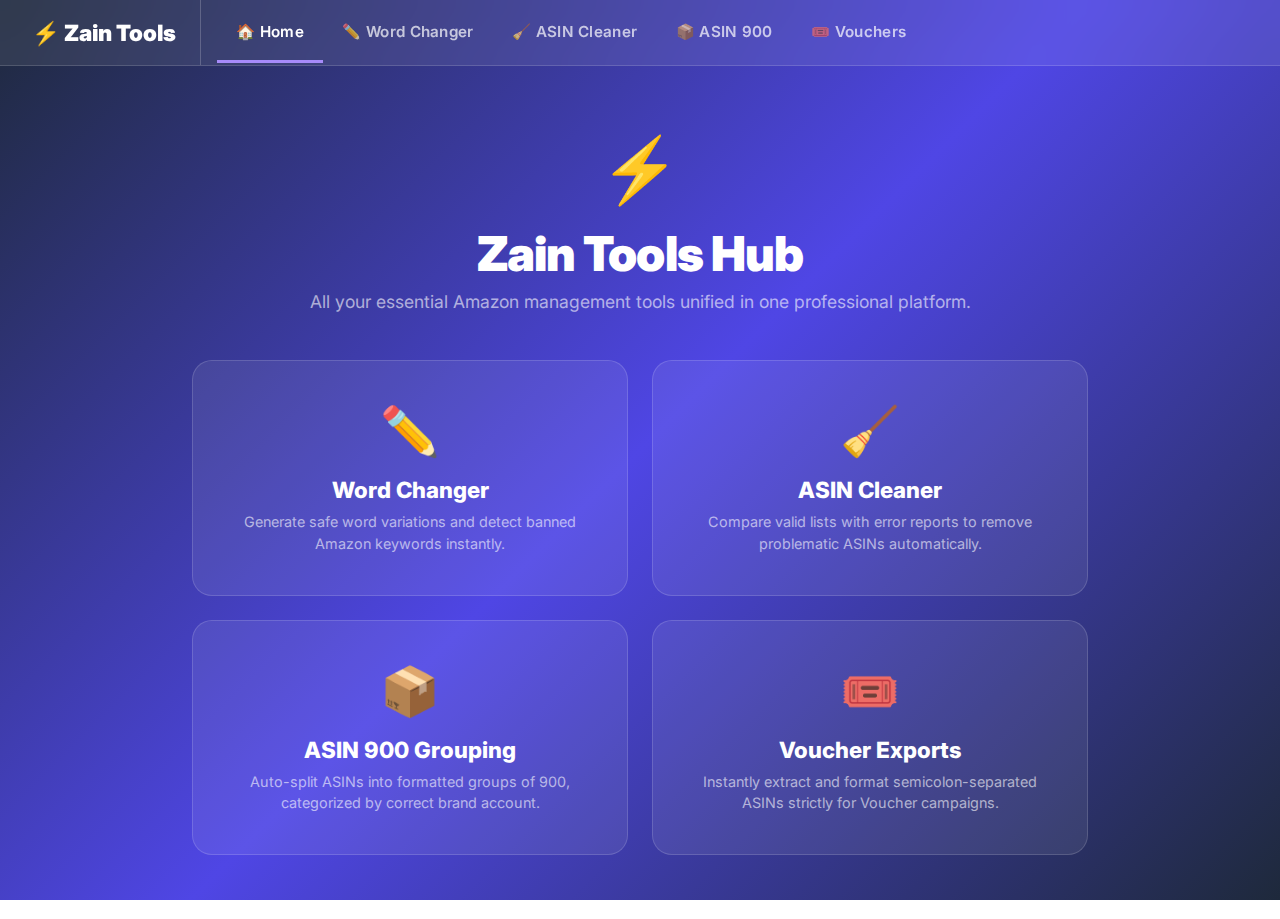
<file: index.html>
<!DOCTYPE html>
<html lang="en">
<head>
    <meta charset="UTF-8">
    <meta name="viewport" content="width=device-width, initial-scale=1.0">
    <title>Zain Tools Hub</title>
    <link href="https://fonts.googleapis.com/css2?family=Inter:wght@400;500;600;700;800;900&display=swap" rel="stylesheet">
    <link rel="stylesheet" href="css/style.css">
</head>
<body>

<!-- ===== NAVIGATION ===== -->
<nav class="nav">
    <a href="index.html" class="nav-brand">⚡ Zain Tools</a>
    <div class="nav-links">
        <a href="index.html"                    class="nav-btn">🏠 Home</a>
        <a href="tools/word-changer.html"       class="nav-btn">✏️ Word Changer</a>
        <a href="tools/asin-cleaner.html"       class="nav-btn">🧹 ASIN Cleaner</a>
        <a href="tools/asin-splitter.html"      class="nav-btn">📦 ASIN 900</a>
        <a href="tools/voucher-tool.html"       class="nav-btn">🎟️ Vouchers</a>
    </div>
</nav>

<!-- ===== HOME PAGE ===== -->
<div class="home-grid">
    <div style="font-size: 4rem; margin-bottom: 1rem;">⚡</div>
    <h1 class="home-title">Zain Tools Hub</h1>
    <p class="home-sub">All your essential Amazon management tools unified in one professional platform.</p>

    <div class="tools-grid">

        <a href="tools/word-changer.html" class="tool-card">
            <div class="icon">✏️</div>
            <h3>Word Changer</h3>
            <p>Generate safe word variations and detect banned Amazon keywords instantly.</p>
        </a>

        <a href="tools/asin-cleaner.html" class="tool-card">
            <div class="icon">🧹</div>
            <h3>ASIN Cleaner</h3>
            <p>Compare valid lists with error reports to remove problematic ASINs automatically.</p>
        </a>

        <a href="tools/asin-splitter.html" class="tool-card">
            <div class="icon">📦</div>
            <h3>ASIN 900 Grouping</h3>
            <p>Auto-split ASINs into formatted groups of 900, categorized by correct brand account.</p>
        </a>

        <a href="tools/voucher-tool.html" class="tool-card">
            <div class="icon">🎟️</div>
            <h3>Voucher Exports</h3>
            <p>Instantly extract and format semicolon-separated ASINs strictly for Voucher campaigns.</p>
        </a>

    </div>
</div>

<script src="js/main.js"></script>
</body>
</html>
</file>
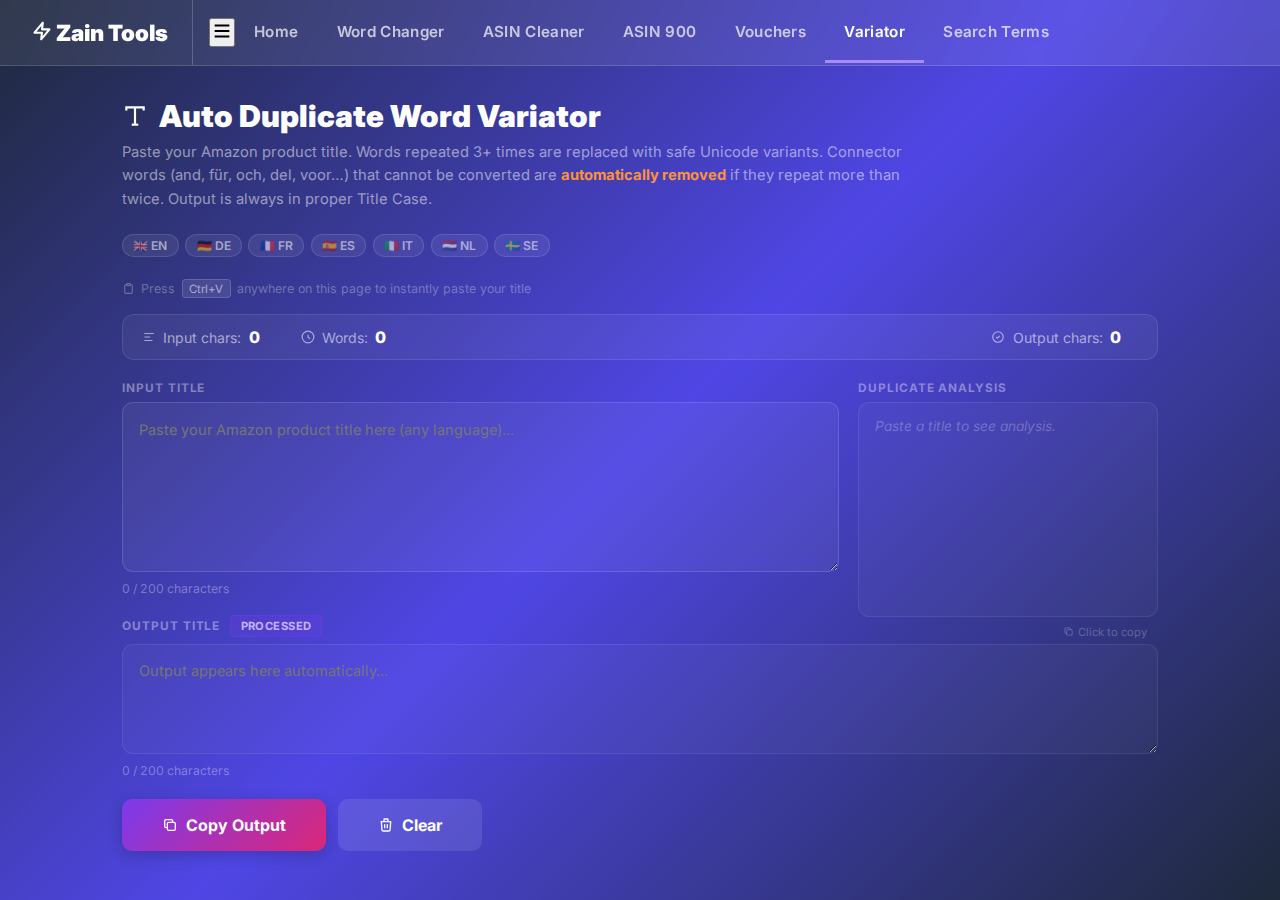
<file: tools/duplicate-variator.html>
<!DOCTYPE html>
<html lang="en">
<head>
    <meta charset="UTF-8">
    <meta name="viewport" content="width=device-width, initial-scale=1.0">
    <title>Duplicate Variator — Zain Tools Hub</title>
    <link href="https://fonts.googleapis.com/css2?family=Inter:wght@400;500;600;700;800;900&display=swap" rel="stylesheet">
    <link rel="stylesheet" href="../css/style.css">
    <style>
        .variator-page {
            padding: 2rem;
            max-width: 1100px;
            margin: 0 auto;
        }
        .variator-wrap > h2 {
            display: flex;
            align-items: center;
            gap: .7rem;
            font-size: 1.9rem;
            font-weight: 900;
            color: #fff;
            margin-bottom: .4rem;
        }
        .variator-sub {
            color: rgba(255,255,255,.5);
            font-size: .92rem;
            margin-bottom: 1.4rem;
            max-width: 820px;
            line-height: 1.6;
        }

        /* ── Language badges ── */
        .lang-badges {
            display: flex;
            gap: .4rem;
            flex-wrap: wrap;
            margin-bottom: 1.4rem;
        }
        .lang-badge {
            display: inline-flex;
            align-items: center;
            gap: .3rem;
            font-size: .76rem;
            font-weight: 600;
            padding: .18rem .65rem;
            border-radius: 99px;
            background: rgba(255,255,255,.07);
            border: 1px solid rgba(255,255,255,.12);
            color: rgba(255,255,255,.55);
        }

        /* ── Stats bar (chars + words only, no slider) ── */
        .stats-bar {
            display: flex;
            align-items: center;
            gap: 1.5rem;
            background: rgba(255,255,255,.05);
            border: 1px solid rgba(255,255,255,.1);
            border-radius: 12px;
            padding: .75rem 1.2rem;
            margin-bottom: 1.3rem;
            font-size: .88rem;
            color: rgba(255,255,255,.55);
        }
        .stat-chip { display: flex; align-items: center; gap: .45rem; }
        .stat-chip span { font-weight: 800; color: #fff; font-size: 1rem; min-width: 28px; }

        /* ── Two column grid ── */
        .var-grid {
            display: grid;
            grid-template-columns: 1fr 300px;
            gap: 1.2rem;
            margin-bottom: 1.2rem;
        }
        @media(max-width:780px) { .var-grid { grid-template-columns: 1fr; } }

        .section-label {
            display: block;
            font-size: .74rem;
            font-weight: 700;
            letter-spacing: .08em;
            text-transform: uppercase;
            color: rgba(255,255,255,.38);
            margin-bottom: .45rem;
        }

        .var-textarea {
            width: 100%;
            padding: .9rem 1rem;
            background: rgba(255,255,255,.05);
            border: 1px solid rgba(255,255,255,.13);
            border-radius: 11px;
            color: #fff;
            font-family: 'Inter', sans-serif;
            font-size: .91rem;
            line-height: 1.65;
            resize: vertical;
            outline: none;
            transition: border-color .2s, box-shadow .2s;
            box-sizing: border-box;
        }
        .var-textarea:focus { border-color: #a78bfa; }

        /* Output box — clickable to copy */
        .output-wrap { position: relative; cursor: pointer; }
        .output-wrap .var-textarea {
            background: rgba(255,255,255,.03);
            border-color: rgba(255,255,255,.08);
            cursor: pointer;
            transition: border-color .2s, background .2s;
        }
        .output-wrap:hover .var-textarea {
            border-color: rgba(167,139,250,.4);
            background: rgba(124,58,237,.06);
        }
        .output-wrap .click-hint {
            position: absolute;
            top: .6rem;
            right: .7rem;
            font-size: .7rem;
            color: rgba(255,255,255,.25);
            pointer-events: none;
            display: flex;
            align-items: center;
            gap: .25rem;
        }
        .output-wrap.copied .var-textarea {
            border-color: #34d399;
            background: rgba(52,211,153,.06);
        }

        .char-row {
            display: flex;
            justify-content: space-between;
            margin-top: .3rem;
            font-size: .77rem;
            color: rgba(255,255,255,.32);
        }
        .char-row.over { color: #f87171 !important; font-weight: 700; }

        /* ── Analysis box ── */
        .dup-box {
            background: rgba(255,255,255,.03);
            border: 1px solid rgba(255,255,255,.08);
            border-radius: 11px;
            padding: .9rem 1rem;
            min-height: 100%;
            font-size: .86rem;
            box-sizing: border-box;
        }
        .dup-empty { color: rgba(255,255,255,.25); margin: 0; font-style: italic; }
        .no-dup { color: #34d399; font-weight: 600; margin: 0; }
        .dup-box ul {
            list-style: none; margin: 0; padding: 0;
            display: flex; flex-direction: column; gap: .45rem;
        }
        .dup-box li {
            display: flex; align-items: center; gap: .5rem;
            color: rgba(255,255,255,.7); font-size: .84rem;
        }
        .dup-tag {
            display: inline-block;
            padding: .18rem .65rem;
            border-radius: 5px;
            font-weight: 700;
            font-size: .8rem;
        }
        .dup-action {
            margin-left: auto;
            font-size: .72rem;
            font-weight: 600;
            padding: .1rem .45rem;
            border-radius: 4px;
        }
        .dup-action.varied { color: #a78bfa; background: rgba(167,139,250,.12); }
        .dup-action.deleted { color: #fb923c; background: rgba(251,146,60,.12); }
        .dup-action.kept { color: #6b7280; background: rgba(107,114,128,.12); }

        /* ── Output label row ── */
        .out-label-row {
            display: flex; align-items: center; gap: .6rem; margin-bottom: .45rem;
        }
        .out-badge {
            font-size: .7rem; font-weight: 700; padding: .18rem .6rem;
            border-radius: 4px; letter-spacing: .04em;
            background: rgba(124,58,237,.22); color: #c4b5fd;
            border: 1px solid rgba(124,58,237,.35);
        }

        /* ── Actions ── */
        .var-actions {
            display: flex; gap: .75rem; flex-wrap: wrap; margin-top: 1.3rem;
        }

        /* ── Paste hint ── */
        .paste-hint {
            display: inline-flex; align-items: center; gap: .4rem;
            font-size: .78rem; color: rgba(255,255,255,.3);
            margin-bottom: 1rem;
        }
        .paste-hint kbd {
            background: rgba(255,255,255,.1);
            border: 1px solid rgba(255,255,255,.15);
            border-radius: 4px;
            padding: .1rem .4rem;
            font-family: 'Inter', sans-serif;
            font-size: .72rem;
            color: rgba(255,255,255,.55);
        }
    </style>
</head>
<body>

<!-- ===== NAVIGATION ===== -->
<nav class="nav">
    <a href="../index.html" class="nav-brand">
        <svg viewBox="0 0 24 24" fill="none" stroke="currentColor" stroke-width="2.5"
             stroke-linecap="round" stroke-linejoin="round" style="width:20px;height:20px;">
            <polygon points="13 2 3 14 12 14 11 22 21 10 12 10 13 2"/>
        </svg>
        Zain Tools
    </a>
    <button class="nav-toggle" onclick="document.querySelector('.nav-links').classList.toggle('open')">
        <svg width="22" height="22" fill="none" stroke="currentColor" stroke-width="2" viewBox="0 0 24 24">
            <path d="M4 6h16M4 12h16M4 18h16"/>
        </svg>
    </button>
    <div class="nav-links">
        <a href="../index.html"           class="nav-btn">Home</a>
        <a href="word-changer.html"       class="nav-btn">Word Changer</a>
        <a href="asin-cleaner.html"       class="nav-btn">ASIN Cleaner</a>
        <a href="asin-splitter.html"      class="nav-btn">ASIN 900</a>
        <a href="voucher-tool.html"       class="nav-btn">Vouchers</a>
        <a href="duplicate-variator.html" class="nav-btn">Variator</a>
        <a href="search-optimizer.html"   class="nav-btn">Search Terms</a>
    </div>
</nav>

<!-- ===== PAGE ===== -->
<div class="variator-page">
<div class="variator-wrap">

    <h2>
        <svg width="26" height="26" fill="none" stroke="currentColor" stroke-width="2" viewBox="0 0 24 24">
            <path d="M4 7V4h16v3"/><path d="M9 20h6"/><path d="M12 4v16"/>
        </svg>
        Auto Duplicate Word Variator
    </h2>
    <p class="variator-sub">
        Paste your Amazon product title. Words repeated 3+ times are replaced with safe Unicode variants.
        Connector words (and, für, och, del, voor…) that cannot be converted are
        <strong style="color:#fb923c;">automatically removed</strong> if they repeat more than twice.
        Output is always in proper Title&nbsp;Case.
    </p>

    <!-- Language badges -->
    <div class="lang-badges">
        <span class="lang-badge">🇬🇧 EN</span>
        <span class="lang-badge">🇩🇪 DE</span>
        <span class="lang-badge">🇫🇷 FR</span>
        <span class="lang-badge">🇪🇸 ES</span>
        <span class="lang-badge">🇮🇹 IT</span>
        <span class="lang-badge">🇳🇱 NL</span>
        <span class="lang-badge">🇸🇪 SE</span>
    </div>

    <!-- Paste hint -->
    <div class="paste-hint">
        <svg width="13" height="13" fill="none" stroke="currentColor" stroke-width="2" viewBox="0 0 24 24">
            <path d="M9 5H7a2 2 0 00-2 2v12a2 2 0 002 2h10a2 2 0 002-2V7a2 2 0 00-2-2h-2"/>
            <rect x="9" y="3" width="6" height="4" rx="1"/>
        </svg>
        Press <kbd>Ctrl+V</kbd> anywhere on this page to instantly paste your title
    </div>

    <!-- Stats bar (no slider) -->
    <div class="stats-bar">
        <div class="stat-chip">
            <svg width="14" height="14" fill="none" stroke="currentColor" stroke-width="2" viewBox="0 0 24 24">
                <path d="M4 6h16M4 12h10M4 18h14"/>
            </svg>
            Input chars: <span id="inputCharCount">0</span>
        </div>
        <div class="stat-chip">
            <svg width="14" height="14" fill="none" stroke="currentColor" stroke-width="2" viewBox="0 0 24 24">
                <circle cx="12" cy="12" r="10"/><path d="M12 8v4l3 3"/>
            </svg>
            Words: <span id="inputWordCount">0</span>
        </div>
        <div class="stat-chip" style="margin-left:auto;">
            <svg width="14" height="14" fill="none" stroke="currentColor" stroke-width="2" viewBox="0 0 24 24">
                <path d="M9 12l2 2 4-4m6 2a9 9 0 11-18 0 9 9 0 0118 0z"/>
            </svg>
            Output chars: <span id="outputCharCount">0</span>
        </div>
    </div>

    <!-- Input + Analysis grid -->
    <div class="var-grid">
        <div>
            <label class="section-label">Input Title</label>
            <textarea id="varInput" class="var-textarea"
                placeholder="Paste your Amazon product title here (any language)..."
                style="min-height:170px;"></textarea>
            <div class="char-row" id="inputCharRow">
                <span id="inputCharLabel">0 / 200 characters</span>
                <span id="inputOverWarn" style="display:none;color:#f87171;font-weight:700;">⚠ Over 200</span>
            </div>
        </div>
        <div style="display:flex;flex-direction:column;">
            <label class="section-label">Duplicate Analysis</label>
            <div id="dupInfo" class="dup-box" style="flex:1;">
                <p class="dup-empty">Paste a title to see analysis.</p>
            </div>
        </div>
    </div>

    <!-- Output -->
    <div class="output-wrap" id="outputWrap">
        <div class="out-label-row">
            <label class="section-label" style="margin:0;">Output Title</label>
            <span class="out-badge">PROCESSED</span>
        </div>
        <div class="click-hint">
            <svg width="11" height="11" fill="none" stroke="currentColor" stroke-width="2" viewBox="0 0 24 24">
                <path d="M8 16H6a2 2 0 01-2-2V6a2 2 0 012-2h8a2 2 0 012 2v2m-6 12h8a2 2 0 002-2v-8a2 2 0 00-2-2h-8a2 2 0 00-2 2v8a2 2 0 002 2z"/>
            </svg>
            Click to copy
        </div>
        <textarea id="varOutput" class="var-textarea"
            style="min-height:110px;" readonly
            placeholder="Output appears here automatically..."></textarea>
        <div class="char-row">
            <span id="outputCharLabel">0 / 200 characters</span>
        </div>
    </div>

    <!-- Actions -->
    <div class="var-actions">
        <button class="btn-primary" id="varCopyBtn">
            <svg width="16" height="16" fill="none" stroke="currentColor" stroke-width="2" viewBox="0 0 24 24">
                <path d="M8 16H6a2 2 0 01-2-2V6a2 2 0 012-2h8a2 2 0 012 2v2m-6 12h8a2 2 0 002-2v-8a2 2 0 00-2-2h-8a2 2 0 00-2 2v8a2 2 0 002 2z"/>
            </svg>
            Copy Output
        </button>
        <button class="btn-secondary" id="varClearBtn">
            <svg width="16" height="16" fill="none" stroke="currentColor" stroke-width="2" viewBox="0 0 24 24">
                <path d="M19 7l-.867 12.142A2 2 0 0116.138 21H7.862a2 2 0 01-1.995-1.858L5 7m5 4v6m4-6v6m1-10V4a1 1 0 00-1-1h-4a1 1 0 00-1 1v3M4 7h16"/>
            </svg>
            Clear
        </button>
    </div>

</div>
</div>

<script src="../js/main.js"></script>
<script>
/* ================================================================
   AUTO DUPLICATE WORD VARIATOR — v3
   Changes:
   - Slider removed (always 3rd occurrence threshold)
   - Layout: right-side extra panel removed
   - DELETE logic for unconvertible stop-words (3rd+ occurrence removed)
   - Ctrl+V anywhere = auto paste into input
   - Click output box = copy
   ================================================================ */

// ─────────────────────────────────────────────────────────────────
// SAFE UNICODE MAP
// Only confirmed safe on Amazon EU (UK/DE/NL/IT/ES/SE) — no "?" risk
// ─────────────────────────────────────────────────────────────────
const SAFE_MAP = {
    'a': ['à','â','ā'],
    'c': ['ç','ć'],
    'e': ['è','ê','ë','ē'],
    'i': ['ì','î','ï','ī'],
    'l': ['ĺ','ļ'],
    'n': ['ñ','ń'],
    'o': ['ò','ô','ö','ō','ø'],
    'r': ['ŕ'],
    's': ['ś','š','ş'],
    't': ['ţ','ť'],
    'u': ['ù','û','ü','ū'],
    'y': ['ÿ','ý'],
    'z': ['ź','ž','ż'],
};

// ─────────────────────────────────────────────────────────────────
// DELETE-WORDS (words that CANNOT be Unicode-varied)
// These are common connectors/articles in each language.
// Rule: first 2 occurrences kept as-is, 3rd+ occurrence DELETED
// (along with the surrounding whitespace to keep spacing clean).
// ─────────────────────────────────────────────────────────────────
const DELETE_WORDS = new Set([
    // English
    'and','for','the','or','a','an','of','in','on','at','to','by',
    'with','from','as','is','it','be','its','nor','so','yet','up',
    // German
    'und','der','die','das','dem','den','des','ein','eine','oder',
    'mit','von','fur','zu','im','am','aus','auf','bei','nach',
    'zum','zur','vom','ins','ans','als','wie','aber',
    // French
    'les','pour','des','une','avec','dans','sur','par','que', 'les',
    'qui','est','son','ses','aux','au','du','ou','ne','ce',
    // Spanish
    'del','los','las','una','per','con','por','para','que',
    'una','unos','sus','sin','mas','ya','ni','al','se','su','y',
    // Italian
    'di','del','dei','degli','delle','della','con','tra','fra',
    'una','per','che','gli','non','col','ai','agli','alle',
    // Dutch
    'voor','van','het','een','met','van','aan','bij','tot',
    'uit','door','als','om','ze','via','over',
    // Swedish
    'for','och','att','som','men','det','den','ett','har',
    'till','eller','om','av','vid','sin','sig','pa','med',
]);

// ─────────────────────────────────────────────────────────────────
// NEVER-TOUCH WORDS
// These words are ALWAYS kept exactly as typed — no variation,
// no deletion — no matter how many times they repeat.
// These are short grammatical connectors that:
//   (a) cannot be safely Unicode-varied (Amazon would show "?")
//   (b) are meaningful enough that deleting them breaks grammar
// Plain ASCII keys (after toPlainASCII) — covers accented originals too.
// ─────────────────────────────────────────────────────────────────
const NEVER_TOUCH = new Set([
    // Spanish / French / Italian / Portuguese
    // Only words that should NEVER be varied AND never deleted
    'de','la','le','el','en','y',
    // Italian specifics
    'di','da','il','lo','gli',
    // French specifics
    'du','au','aux','et','ou',
    // Dutch
    'of','op','te',
    // German short ones (accented stripped)
    'in','an','am','im','zu','von',
    // Swedish / Norwegian
    'i','og',
    // Universal short ones that look wrong varied
    'e','a','o',
]);

// ─────────────────────────────────────────────────────────────────
// TITLE CASE — minor words stay lowercase
// ─────────────────────────────────────────────────────────────────
const TITLE_MINOR = new Set([
    // English
    'a','an','the','and','but','or','for','nor','so','yet',
    'at','by','in','of','on','to','up','as','via',
    // Spanish
    'de','del','al','el','la','los','las','un','una','unos','unas',
    'o','en','con','por','para','que','se','su','sus','lo',
    'ni','sin','ante','bajo','tras','entre','hacia','desde','sobre',
    // Italian
    'di','da','il','lo','gli','le','un','una','del','della','dei',
    'degli','delle','e','ed','o','ma','che','si','ci','col','al',
    'ai','agli','alle','fra','tra','con','su','per',
    // French
    'du','des','au','aux','et','ou','ne','ni','car','par','sur',
    'dans','avec','sous','vers','chez',
    // German
    'der','die','das','dem','den','ein','eine','eines','einer',
    'und','oder','aber','doch','im','am','zum','zur','vom',
    'beim','ins','ans','ums','wie','als',
    'fur',  // für → toPlainASCII → fur
    // Dutch
    'het','een','van','voor','met','op','te','aan','bij','tot',
    'uit','door','als','om','ze','via','per',
    // Swedish
    'den','det','ett','av','för','med','på','till','och','eller',
    'att','är','om','hos','vid','kring',
    'for','pa','ar', // ASCII versions of för, på, är after toPlainASCII
]);

const ALLCAPS_WORDS = new Set([
    'abs','ean','usb','led','diy','uv','hd','4k','2k','xl','xxl',
    'lp','cd','dvd','pc','dna','iq',
]);

// ─────────────────────────────────────────────────────────────────
// HELPERS
// ─────────────────────────────────────────────────────────────────
function toPlainASCII(str) {
    return str.normalize('NFD')
        .replace(/[\u0300-\u036f]/g, '')
        .toLowerCase()
        .replace(/[^a-z0-9]/g, '');
}

function normalizeKey(w) {
    return w.normalize('NFC').toLowerCase().replace(/[^\p{L}\p{N}]+/gu, '');
}

// Tokenize preserving whitespace as separate tokens
function tokenize(text) {
    return text.match(/\S+|\s+/g) || [text];
}

// Count word frequencies
function countWords(tokens) {
    const counts = {};
    const originals = {};
    for (const tok of tokens) {
        if (!/\p{L}/u.test(tok)) continue;
        const key = normalizeKey(tok);
        if (!key) continue;
        counts[key] = (counts[key] || 0) + 1;
        if (!originals[key]) originals[key] = tok;
    }
    return { counts, originals };
}

// Check if a word has any character that can be Unicode-varied
function canBeVaried(word) {
    const lower = word.toLowerCase();
    for (const ch of lower) {
        if (SAFE_MAP[ch]) return true;
    }
    return false;
}

// Apply one Unicode replacement to a token
function applyVariation(token) {
    const lower = token.toLowerCase();
    const chars = [...lower];
    const candidates = [];
    for (let i = 0; i < chars.length; i++) {
        if (SAFE_MAP[chars[i]]) candidates.push(i);
    }
    if (candidates.length === 0) return token;

    const idx = candidates[Math.floor(Math.random() * candidates.length)];
    const opts = SAFE_MAP[chars[idx]];
    const repl = opts[Math.floor(Math.random() * opts.length)];

    const origChar = token[idx];
    const isUpper = origChar === origChar.toUpperCase() && origChar !== origChar.toLowerCase();
    chars[idx] = isUpper ? repl.toUpperCase() : repl;

    let result = '';
    for (let i = 0; i < chars.length; i++) {
        result += (i === idx) ? chars[i] : (token[i] ?? chars[i]);
    }
    return result;
}

// Title case conversion
// Rules:
//  - If original token was ALL CAPS (e.g. WATERPROOF) → keep ALL CAPS
//  - Minor words in middle of title → lowercase
//  - First word or word after separator → capitalize first letter
//  - Hyphenated → each part capitalize
function toTitleCase(str) {
    const tokens = str.match(/[|\-–—:,]|[\s]+|[^\s|\-–—:,]+/g) || [];
    let capNext = true;
    return tokens.map(tok => {
        if (/^\s+$/.test(tok)) return tok;
        if (/^[|\-–—:,]$/.test(tok)) { capNext = true; return tok; }

        const lower = tok.toLowerCase();
        const plain = toPlainASCII(lower);

        // Hardcoded ALL-CAPS acronyms always uppercase
        if (ALLCAPS_WORDS.has(plain)) { capNext = false; return tok.toUpperCase(); }

        // If the ORIGINAL token was written in ALL CAPS by the user → preserve it
        // (check: every letter in token is uppercase and token has at least 2 letters)
        const letters = tok.replace(/[^a-zA-ZÀ-žÀ-ÿ]/g, '');
        if (letters.length >= 2 && letters === letters.toUpperCase()) {
            capNext = false;
            return tok; // e.g. WATERPROOF, LIQUID, FAUX → stays as-is
        }

        // Minor word in MIDDLE of title → always lowercase (für stays für, not Für)
        if (!capNext && TITLE_MINOR.has(plain)) { capNext = false; return lower; }

        // Hyphenated word → capitalize each part
        if (tok.includes('-')) {
            const r = tok.split('-').map(p => {
                if (!p) return p;
                const pl = p.toLowerCase();
                return pl.charAt(0).toUpperCase() + pl.slice(1);
            }).join('-');
            capNext = false; return r;
        }

        // Normal word → capitalize first letter only
        capNext = false;
        return lower.charAt(0).toUpperCase() + lower.slice(1);
    }).join('');
}

// ─────────────────────────────────────────────────────────────────
// MAIN TRANSFORM
// Threshold is fixed at 3 (3rd+ occurrence gets treated)
// DELETE_WORDS: 3rd+ occurrence → token + its preceding space deleted
// Other words: 3rd+ occurrence → Unicode varied
// ─────────────────────────────────────────────────────────────────
const THRESHOLD = 3;

function transformTokens(tokens, counts) {
    const seen = {};
    // We'll build output as array of {value, delete} objects first
    // then clean up spaces around deleted tokens
    const out = [];

    for (let i = 0; i < tokens.length; i++) {
        const raw = tokens[i];

        // Whitespace token — add as-is for now, may be removed later
        if (!/\p{L}/u.test(raw)) {
            out.push({ value: raw, isSpace: true, deleted: false });
            continue;
        }

        const key   = normalizeKey(raw);
        if (!key) { out.push({ value: raw, isSpace: false, deleted: false }); continue; }

        const plain = toPlainASCII(key);
        seen[key] = (seen[key] || 0) + 1;
        const nth = seen[key];

        // NEVER-TOUCH words → always keep exactly as typed, forever
        if (NEVER_TOUCH.has(plain)) {
            out.push({ value: raw, isSpace: false, deleted: false });
            continue;
        }

        // First two occurrences of any word → always keep unchanged
        if (nth < THRESHOLD) {
            out.push({ value: raw, isSpace: false, deleted: false });
            continue;
        }

        // 3rd+ occurrence:
        if (DELETE_WORDS.has(plain)) {
            // DELETE this word (mark it, we'll also remove the adjacent space)
            out.push({ value: raw, isSpace: false, deleted: true });
        } else {
            // Try to Unicode-vary it
            const varied = applyVariation(raw);
            out.push({ value: varied, isSpace: false, deleted: false });
        }
    }

    // Clean up: for each deleted word token, also remove the space immediately before it
    // (to prevent double spaces in output)
    const cleaned = [];
    for (let i = 0; i < out.length; i++) {
        if (out[i].deleted) {
            // Remove preceding whitespace token if present
            if (cleaned.length > 0 && cleaned[cleaned.length - 1].isSpace) {
                cleaned.pop();
            }
            // Skip this deleted word
            continue;
        }
        cleaned.push(out[i]);
    }

    return cleaned.map(t => t.value);
}

// ─────────────────────────────────────────────────────────────────
// ANALYSIS PANEL
// Shows words that appear 3+ times, with their action label
// ─────────────────────────────────────────────────────────────────
const TAG_COLORS = [
    '#7c3aed','#2563eb','#059669','#dc2626','#d97706',
    '#0891b2','#db2777','#4f46e5','#16a34a','#b45309'
];

function renderDupInfo(counts) {
    const dups = Object.entries(counts)
        .filter(([, c]) => c >= THRESHOLD)
        .sort((a, b) => b[1] - a[1]);

    if (dups.length === 0) {
        dupInfo.innerHTML = '<p class="no-dup">✓ No duplicates found at 3+ threshold.</p>';
        return;
    }

    let html = '<ul>';
    dups.forEach(([key, count], i) => {
        const color = TAG_COLORS[i % TAG_COLORS.length];
        const plain = toPlainASCII(key);
        const isNeverTouch = NEVER_TOUCH.has(plain);
        const isDelete = !isNeverTouch && DELETE_WORDS.has(plain);
        const actionLabel = isNeverTouch ? 'keep as-is' : isDelete ? 'delete 3rd+' : 'vary 3rd+';
        const actionClass = isNeverTouch ? 'kept' : isDelete ? 'deleted' : 'varied';
        html += `<li>
            <span class="dup-tag" style="background:${color}20;color:${color};border:1px solid ${color}35;">
                ${key}
            </span>
            <span style="color:rgba(255,255,255,.4);font-size:.8rem;">×${count}</span>
            <span class="dup-action ${actionClass}">${actionLabel}</span>
        </li>`;
    });
    html += '</ul>';
    dupInfo.innerHTML = html;
}

// ─────────────────────────────────────────────────────────────────
// DOM REFS & COUNTS
// ─────────────────────────────────────────────────────────────────
const varInput  = document.getElementById('varInput');
const varOutput = document.getElementById('varOutput');
const dupInfo   = document.getElementById('dupInfo');

function updateCounts() {
    const inp    = varInput.value;
    const out    = varOutput.value;
    const inLen  = inp.length;
    const outLen = out.length;
    const words  = inp.trim() ? inp.trim().split(/\s+/).length : 0;

    document.getElementById('inputCharCount').textContent  = inLen;
    document.getElementById('inputWordCount').textContent  = words;
    document.getElementById('outputCharCount').textContent = outLen;

    const inLabel = document.getElementById('inputCharLabel');
    inLabel.textContent = `${inLen} / 200 characters`;
    inLabel.parentElement.className = 'char-row' + (inLen > 200 ? ' over' : '');
    document.getElementById('inputOverWarn').style.display = inLen > 200 ? 'inline' : 'none';

    const outLabel = document.getElementById('outputCharLabel');
    outLabel.textContent = `${outLen} / 200 characters`;
    outLabel.parentElement.className = 'char-row' + (outLen > 200 ? ' over' : '');
}

// ─────────────────────────────────────────────────────────────────
// MAIN PROCESS
// ─────────────────────────────────────────────────────────────────
function processVariator() {
    const text = varInput.value;

    if (!text.trim()) {
        varOutput.value = '';
        dupInfo.innerHTML = '<p class="dup-empty">Paste a title to see analysis.</p>';
        updateCounts();
        return;
    }

    const tokens = tokenize(text);
    const { counts } = countWords(tokens);

    renderDupInfo(counts);

    const transformed = transformTokens(tokens, counts);
    varOutput.value = toTitleCase(transformed.join(''));

    updateCounts();
}

// ─────────────────────────────────────────────────────────────────
// COPY HELPER
// ─────────────────────────────────────────────────────────────────
function copyOutput() {
    const out = varOutput.value;
    if (!out.trim()) { showToast('Nothing to copy', true); return; }
    const wrap = document.getElementById('outputWrap');
    navigator.clipboard.writeText(out)
        .then(() => {
            showToast('✓ Output copied!');
            wrap.classList.add('copied');
            setTimeout(() => wrap.classList.remove('copied'), 1200);
        })
        .catch(() => {
            const t = document.createElement('textarea');
            t.value = out; document.body.appendChild(t);
            t.select(); document.execCommand('copy');
            document.body.removeChild(t);
            showToast('✓ Output copied!');
            wrap.classList.add('copied');
            setTimeout(() => wrap.classList.remove('copied'), 1200);
        });
}

// ─────────────────────────────────────────────────────────────────
// EVENTS
// ─────────────────────────────────────────────────────────────────

// Live typing — debounced
let typingDelay;
varInput.addEventListener('input', () => {
    clearTimeout(typingDelay);
    typingDelay = setTimeout(processVariator, 80);
});

// Ctrl+V ANYWHERE on page → REPLACE input content (never append)
document.addEventListener('paste', (e) => {
    const text = (e.clipboardData || window.clipboardData).getData('text');
    if (!text || !text.trim()) return;
    // Always intercept paste — whether focused on input or anywhere else
    // This ensures re-paste always replaces, not appends
    e.preventDefault();
    varInput.value = text.trim();
    varInput.focus();
    processVariator();
    showToast('✓ Title pasted!');
});

// Click on output box → copy
document.getElementById('outputWrap').addEventListener('click', copyOutput);

// Copy button
document.getElementById('varCopyBtn').addEventListener('click', (e) => {
    e.stopPropagation(); // prevent double-fire if button is inside outputWrap
    copyOutput();
});

// Clear button
document.getElementById('varClearBtn').addEventListener('click', () => {
    varInput.value = '';
    varOutput.value = '';
    dupInfo.innerHTML = '<p class="dup-empty">Paste a title to see analysis.</p>';
    document.getElementById('outputWrap').classList.remove('copied');
    updateCounts();
    showToast('Cleared!');
});

// Init
updateCounts();
</script>
</body>
</html>
</file>
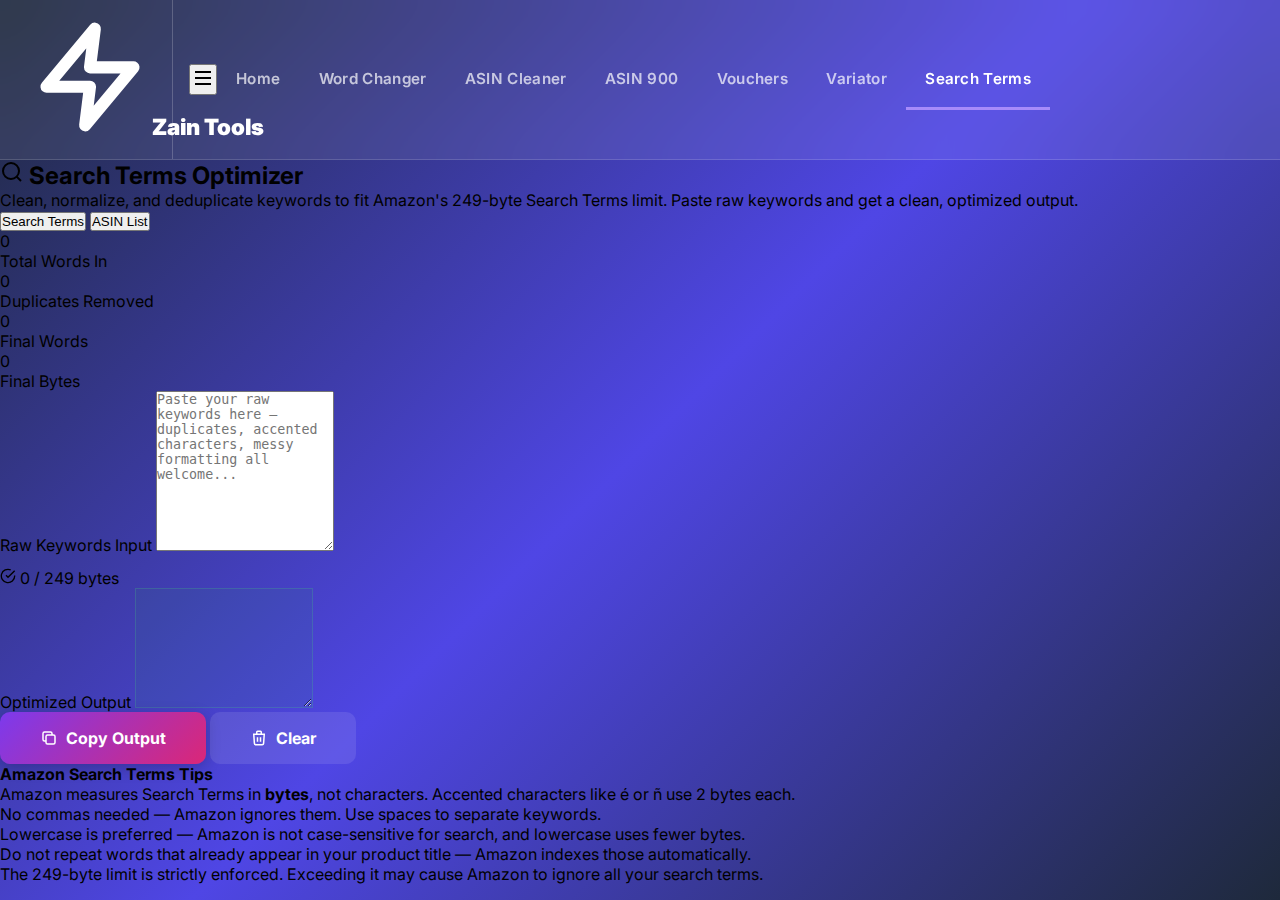
<file: tools/search-optimizer.html>
<!DOCTYPE html>
<html lang="en">
<head>
    <meta charset="UTF-8">
    <meta name="viewport" content="width=device-width, initial-scale=1.0">
    <title>Search Terms Optimizer — Zain Tools Hub</title>
    <link href="https://fonts.googleapis.com/css2?family=Inter:wght@400;500;600;700;800;900&display=swap" rel="stylesheet">
    <link rel="stylesheet" href="../css/style.css">
</head>
<body>

<!-- ===== NAVIGATION ===== -->
<nav class="nav">
    <a href="../index.html" class="nav-brand">
        <svg viewBox="0 0 24 24" fill="none" stroke="currentColor" stroke-width="2.5" stroke-linecap="round" stroke-linejoin="round"><polygon points="13 2 3 14 12 14 11 22 21 10 12 10 13 2"/></svg>
        Zain Tools
    </a>
    <button class="nav-toggle" onclick="document.querySelector('.nav-links').classList.toggle('open')">
        <svg width="24" height="24" fill="none" stroke="currentColor" stroke-width="2" viewBox="0 0 24 24"><path d="M4 6h16M4 12h16M4 18h16"/></svg>
    </button>
    <div class="nav-links">
        <a href="../index.html"              class="nav-btn">Home</a>
        <a href="word-changer.html"          class="nav-btn">Word Changer</a>
        <a href="asin-cleaner.html"          class="nav-btn">ASIN Cleaner</a>
        <a href="asin-splitter.html"         class="nav-btn">ASIN 900</a>
        <a href="voucher-tool.html"          class="nav-btn">Vouchers</a>
        <a href="duplicate-variator.html"    class="nav-btn">Variator</a>
        <a href="search-optimizer.html"      class="nav-btn">Search Terms</a>
    </div>
</nav>

<!-- ===== SEARCH TERMS OPTIMIZER PAGE ===== -->
<div class="search-page">
    <div class="search-wrap">

        <h2>
            <svg width="24" height="24" fill="none" stroke="currentColor" stroke-width="2" viewBox="0 0 24 24"><circle cx="11" cy="11" r="8"/><line x1="21" y1="21" x2="16.65" y2="16.65"/></svg>
            Search Terms Optimizer
        </h2>
        <p class="search-sub">Clean, normalize, and deduplicate keywords to fit Amazon's 249-byte Search Terms limit. Paste raw keywords and get a clean, optimized output.</p>

        <!-- Mode Toggle -->
        <div class="mode-toggle">
            <button class="mode-btn active" data-mode="search" onclick="setMode('search', this)">Search Terms</button>
            <button class="mode-btn" data-mode="asin" onclick="setMode('asin', this)">ASIN List</button>
        </div>

        <!-- Stats -->
        <div class="search-stats">
            <div class="search-stat">
                <div class="n" id="st-totalIn">0</div>
                <div class="l">Total Words In</div>
            </div>
            <div class="search-stat">
                <div class="n" id="st-dupsRemoved">0</div>
                <div class="l">Duplicates Removed</div>
            </div>
            <div class="search-stat">
                <div class="n" id="st-finalWords">0</div>
                <div class="l">Final Words</div>
            </div>
            <div class="search-stat" id="st-byteStat">
                <div class="n" id="st-finalBytes">0</div>
                <div class="l">Final Bytes</div>
            </div>
        </div>

        <!-- Input -->
        <label class="section-label">Raw Keywords Input</label>
        <textarea id="searchInput" class="search-textarea" placeholder="Paste your raw keywords here — duplicates, accented characters, messy formatting all welcome..." style="min-height:160px;"></textarea>

        <!-- Byte Counter -->
        <div id="byteCounter" class="byte-counter ok" style="margin-top:0.8rem;">
            <svg width="16" height="16" fill="none" stroke="currentColor" stroke-width="2" viewBox="0 0 24 24"><path d="M22 11.08V12a10 10 0 11-5.93-9.14"/><polyline points="22 4 12 14.01 9 11.01"/></svg>
            <span id="byteLabel">0 / 249 bytes</span>
        </div>

        <!-- Output -->
        <label class="section-label" style="margin-top:1rem;">Optimized Output</label>
        <textarea id="searchOutput" class="search-textarea" readonly style="min-height:120px; background:rgba(22,163,74,0.08); border-color:rgba(74,222,128,0.2);"></textarea>

        <!-- Actions -->
        <div class="variator-actions">
            <button class="btn-primary" id="searchCopyBtn">
                <svg width="18" height="18" fill="none" stroke="currentColor" stroke-width="2" viewBox="0 0 24 24"><path d="M8 16H6a2 2 0 01-2-2V6a2 2 0 012-2h8a2 2 0 012 2v2m-6 12h8a2 2 0 002-2v-8a2 2 0 00-2-2h-8a2 2 0 00-2 2v8a2 2 0 002 2z"/></svg>
                Copy Output
            </button>
            <button class="btn-secondary" id="searchClearBtn">
                <svg width="18" height="18" fill="none" stroke="currentColor" stroke-width="2" viewBox="0 0 24 24"><path d="M19 7l-.867 12.142A2 2 0 0116.138 21H7.862a2 2 0 01-1.995-1.858L5 7m5 4v6m4-6v6m1-10V4a1 1 0 00-1-1h-4a1 1 0 00-1 1v3M4 7h16"/></svg>
                Clear
            </button>
        </div>

        <!-- Tips Section -->
        <div class="tips-box">
            <h4>Amazon Search Terms Tips</h4>
            <ul>
                <li>Amazon measures Search Terms in <strong>bytes</strong>, not characters. Accented characters like &eacute; or &ntilde; use 2 bytes each.</li>
                <li>No commas needed — Amazon ignores them. Use spaces to separate keywords.</li>
                <li>Lowercase is preferred — Amazon is not case-sensitive for search, and lowercase uses fewer bytes.</li>
                <li>Do not repeat words that already appear in your product title — Amazon indexes those automatically.</li>
                <li>The 249-byte limit is strictly enforced. Exceeding it may cause Amazon to ignore all your search terms.</li>
            </ul>
        </div>

    </div>
</div>

<script src="../js/main.js"></script>
<script>
/* ================================================
   SEARCH TERMS OPTIMIZER — Tool Logic
   ================================================ */

let currentMode = 'search';

const searchInput  = document.getElementById('searchInput');
const searchOutput = document.getElementById('searchOutput');

/* ---- Mode Toggle ---- */
function setMode(mode, btn) {
    currentMode = mode;
    document.querySelectorAll('.mode-btn').forEach(b => b.classList.remove('active'));
    btn.classList.add('active');
    processSearch();
}

/* ---- Core Processing ---- */
function processSearch() {
    const rawText = searchInput.value;

    if (!rawText.trim()) {
        searchOutput.value = '';
        updateSearchStats(0, 0, 0, 0);
        updateByteCounter(0);
        return;
    }

    // Step 1: NFKC normalize
    let source = rawText.normalize('NFKC');

    // Step 2: Replace newlines/tabs with spaces
    source = source.replace(/[\r\n\t]+/g, ' ');

    // Step 3: Extract tokens (keeps hyphenated words together)
    const rawTokens = source.match(/[\p{L}\p{N}\p{M}]+(?:[-_\/&][\p{L}\p{N}\p{M}]+)*/gu) || [];

    const totalIn = rawTokens.length;

    // Step 4: Deduplicate
    const seen = new Set();
    const outputTokens = [];

    for (const tok of rawTokens) {
        const key = normalizeKey(tok);
        if (!key) continue;
        if (seen.has(key)) continue;
        seen.add(key);

        if (currentMode === 'search') {
            // Search Terms mode: output the normalized key (lowercase)
            outputTokens.push(key);
        } else {
            // ASIN mode: keep original token
            outputTokens.push(tok);
        }
    }

    // Step 5: Join output
    const separator = currentMode === 'search' ? ' ' : ';';
    const outputStr = outputTokens.join(separator);

    searchOutput.value = outputStr;

    // Step 6: Calculate byte count
    const byteCount = new TextEncoder().encode(outputStr).length;

    const dupsRemoved = totalIn - outputTokens.length;
    updateSearchStats(totalIn, dupsRemoved, outputTokens.length, byteCount);
    updateByteCounter(byteCount);
}

/* ---- Update Stats ---- */
function updateSearchStats(totalIn, dupsRemoved, finalWords, finalBytes) {
    document.getElementById('st-totalIn').textContent      = totalIn;
    document.getElementById('st-dupsRemoved').textContent  = dupsRemoved;
    document.getElementById('st-finalWords').textContent    = finalWords;
    document.getElementById('st-finalBytes').textContent    = finalBytes;

    const byteStat = document.getElementById('st-byteStat');
    if (finalBytes > 249) {
        byteStat.classList.add('warn');
    } else {
        byteStat.classList.remove('warn');
    }
}

/* ---- Update Byte Counter ---- */
function updateByteCounter(bytes) {
    const counter = document.getElementById('byteCounter');
    const label   = document.getElementById('byteLabel');

    label.textContent = `${bytes} / 249 bytes`;

    if (bytes > 249) {
        counter.className = 'byte-counter warn';
        counter.querySelector('svg').innerHTML = '<path d="M10.29 3.86L1.82 18a2 2 0 001.71 3h16.94a2 2 0 001.71-3L13.71 3.86a2 2 0 00-3.42 0z"/><line x1="12" y1="9" x2="12" y2="13"/><line x1="12" y1="17" x2="12.01" y2="17"/>';
    } else {
        counter.className = 'byte-counter ok';
        counter.querySelector('svg').innerHTML = '<path d="M22 11.08V12a10 10 0 11-5.93-9.14"/><polyline points="22 4 12 14.01 9 11.01"/>';
    }
}

/* ---- Event Listeners ---- */
let searchDelay;
searchInput.addEventListener('input', () => {
    clearTimeout(searchDelay);
    searchDelay = setTimeout(processSearch, 80);
});

document.getElementById('searchCopyBtn').addEventListener('click', () => {
    const output = searchOutput.value;
    if (!output.trim()) {
        showToast('No output to copy', true);
        return;
    }
    copyToClipboard(output).then(() => showToast('Output copied!'));
});

document.getElementById('searchClearBtn').addEventListener('click', () => {
    searchInput.value = '';
    searchOutput.value = '';
    updateSearchStats(0, 0, 0, 0);
    updateByteCounter(0);
    showToast('Cleared!');
});

// Initialize
updateByteCounter(0);
</script>
</body>
</html>
</file>
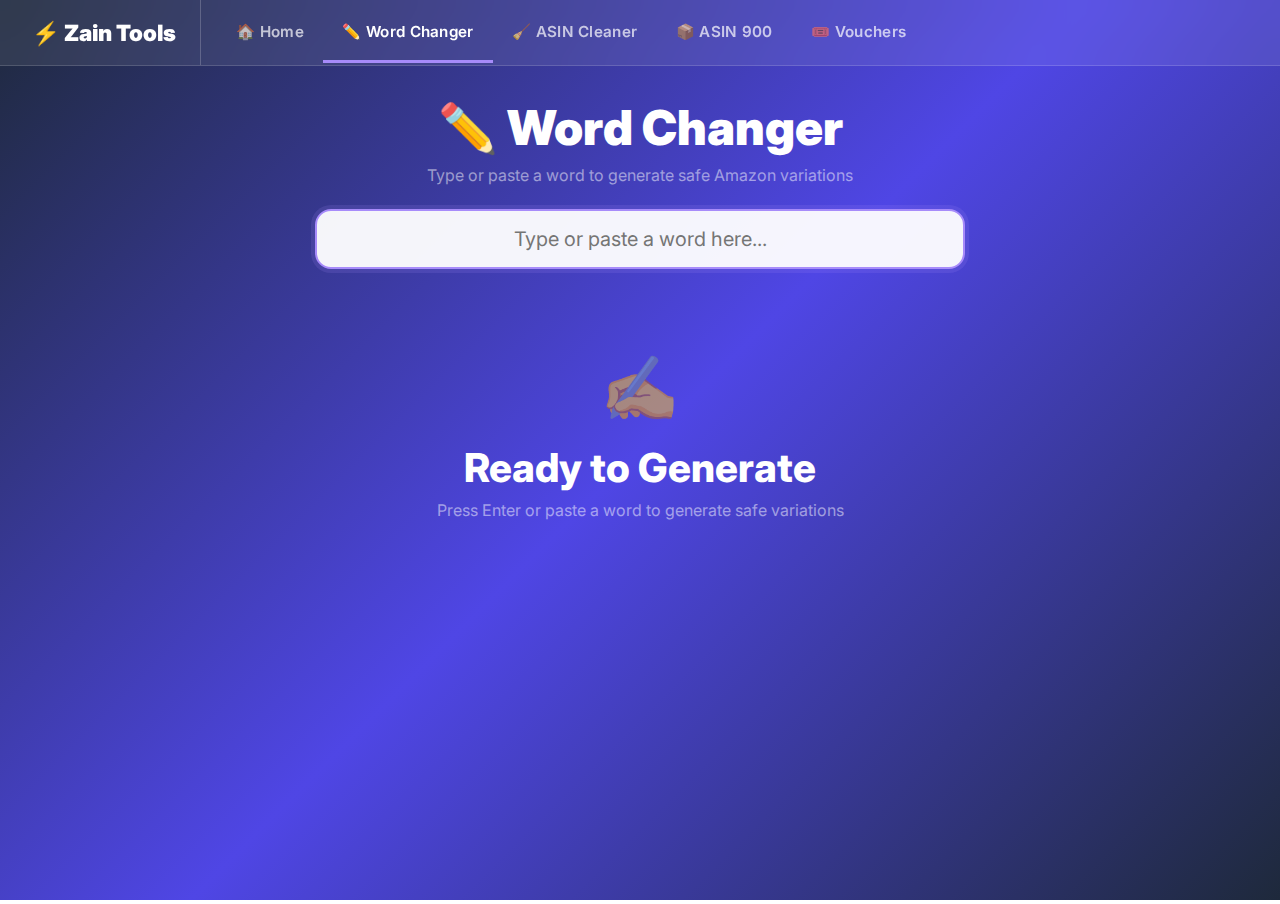
<file: tools/word-changer.html>
<!DOCTYPE html>
<html lang="en">
<head>
    <meta charset="UTF-8">
    <meta name="viewport" content="width=device-width, initial-scale=1.0">
    <title>Word Changer — Zain Tools Hub</title>
    <link href="https://fonts.googleapis.com/css2?family=Inter:wght@400;500;600;700;800;900&display=swap" rel="stylesheet">
    <link rel="stylesheet" href="../css/style.css">
    <style>
        .word-page {
            padding: 2rem;
            display: flex;
            flex-direction: column;
            min-height: calc(100vh - 62px);
        }
    </style>
</head>
<body>

<!-- ===== NAVIGATION ===== -->
<nav class="nav">
    <a href="../index.html" class="nav-brand">⚡ Zain Tools</a>
    <div class="nav-links">
        <a href="../index.html"              class="nav-btn">🏠 Home</a>
        <a href="word-changer.html"          class="nav-btn">✏️ Word Changer</a>
        <a href="asin-cleaner.html"          class="nav-btn">🧹 ASIN Cleaner</a>
        <a href="asin-splitter.html"         class="nav-btn">📦 ASIN 900</a>
        <a href="voucher-tool.html"          class="nav-btn">🎟️ Vouchers</a>
    </div>
</nav>

<!-- ===== WORD CHANGER PAGE ===== -->
<div class="word-page">

    <div class="word-header">
        <h2>✏️ Word Changer</h2>
        <p>Type or paste a word to generate safe Amazon variations</p>
    </div>

    <div class="word-input-wrap">
        <input
            type="text"
            id="wordInput"
            placeholder="Type or paste a word here..."
            autocomplete="off"
        />
    </div>

    <!-- Warning Banner (shown for banned words) -->
    <div id="warningBanner" class="warning-banner" style="display:none;">
        ⚠️ This word is BANNED on Amazon. Variations cannot be generated.
    </div>

    <!-- Results -->
    <div id="resultsContainer"></div>

    <!-- Empty State -->
    <div id="emptyState" class="empty-state">
        <div style="font-size: 4rem; margin-bottom: 1rem;">✍️</div>
        <h3>Ready to Generate</h3>
        <p>Press Enter or paste a word to generate safe variations</p>
    </div>

</div>

<script src="../js/main.js"></script>
<script>
/* ================================================
   WORD CHANGER — Tool Logic
   ================================================ */

const bannedWords = [
    'anxiety','cancer','alzheimer','crabs','cure','treat','prevent','diagnose','therapy',
    'cbd','thc','marijuana','cannabis','hemp oil','drug','drugs','narcotic',
    'best','top','most','number one','#1','leading','ultimate',
    'guarantee','guaranteed','certified','approved','tested','validated','proven',
    'free shipping','best seller','bestseller','top rated','high quality','premium quality',
    'unlike other brands','better than','buy with confidence','money back',
    'satisfaction guaranteed','recommended by','doctor recommended','clinically proven',
    'fda approved','fda','epa registered','organic','all natural','natural',
    'non-toxic','kills bacteria','antibacterial','antiviral','antimicrobial',
    'disinfectant','eliminates','removes','cures','heals','healing',
    'aids','hiv','autism','autistic','adhd','add','ocd',
    'covid','covid19','covid-19','coronavirus','pandemic','epidemic',
    'pain free','pain relief','pain killer','painkiller','analgesic',
    'anti aging','anti-aging','antiaging','wrinkle free','age defying',
    'weight loss','lose weight','fat burner','fat loss','slimming',
    'metabolism','metabolic','cholesterol','blood pressure','hypertension',
    'diabetes','diabetic','blood sugar','glucose','insulin',
    'infection','virus','bacteria','disease','illness','syndrome',
    'medical','medicine','clinical','clinically','prescription','pharmaceutical',
    'ketamine','kratom','ephedrine','codeine','morphine','opioid',
    'steroid','hormone','testosterone','hgh','growth hormone',
    'amazon','kindle','alexa','echo','fire tv','prime',
    'iphone','ipad','apple','samsung','sony','lg','dell',
    'adidas','nike','puma','reebok','under armour',
    'nintendo','playstation','xbox','ps4','ps5',
    'eco-friendly','environmentally friendly','green','sustainable','carbon neutral',
    'cheapest','lowest price','best price','sale','discount','deal','offer',
    'limited time','hurry','act now','today only','clearance','promotional',
    'lifetime warranty','warranty','refund','return policy','exchange'
];

const safeCharMap = {
    'a': ['á', 'à', 'â', 'ä', 'å'],
    'e': ['é', 'è', 'ê', 'ë'],
    'i': ['í', 'ì', 'î', 'ï'],
    'o': ['ó', 'ò', 'ô', 'ö', 'õ'],
    'u': ['ú', 'ù', 'û', 'ü'],
    'c': ['ç'],
    'n': ['ñ'],
    's': ['š'],
    'z': ['ž'],
    'y': ['ý', 'ÿ']
};

// Auto-focus on load
window.addEventListener('load', () => {
    document.getElementById('wordInput').focus();
});

// Paste anywhere on the page → auto fills input
document.addEventListener('paste', (e) => {
    const activeTag = document.activeElement.tagName.toLowerCase();
    if (activeTag === 'textarea' || activeTag === 'input') return;
    const t = (e.clipboardData || window.clipboardData).getData('text');
    const wi = document.getElementById('wordInput');
    if (t && t.trim() && document.activeElement !== wi) {
        e.preventDefault();
        wi.value = t.trim();
        wi.focus();
        setTimeout(generateVariations, 50);
    }
});

// Input listeners
document.getElementById('wordInput').addEventListener('paste', () => {
    setTimeout(() => { if (document.getElementById('wordInput').value.trim()) generateVariations(); }, 50);
});
document.getElementById('wordInput').addEventListener('keypress', (e) => {
    if (e.key === 'Enter') generateVariations();
});

/* ---- Core Logic ---- */
function generateVariations() {
    const input = document.getElementById('wordInput').value.trim();
    if (!input) return;

    const rc = document.getElementById('resultsContainer');
    const es = document.getElementById('emptyState');
    const wb = document.getElementById('warningBanner');

    if (checkIfBanned(input)) {
        es.style.display = 'none';
        rc.innerHTML = '';
        wb.style.display = 'block';
        rc.appendChild(createBannedCard(input));
        return;
    }

    wb.style.display = 'none';
    es.style.display = 'none';
    rc.innerHTML = '';

    const words = input.split(' ').filter(w => w);
    const generated = new Set();
    let attempts = 0;

    while (generated.size < 5 && attempts < 300) {
        attempts++;
        const v = genSingleVar(words);
        if (v && !checkIfBanned(v)) generated.add(v);
    }

    if (generated.size === 0) {
        wb.style.display = 'block';
        rc.appendChild(createBannedCard(input));
        return;
    }

    generated.forEach(w => rc.appendChild(createVariationCard(w)));
}

function genSingleVar(words) {
    return words.map(word => {
        const lw = word.toLowerCase();
        const chars = Array.from(lw);
        const modifiable = chars.map((c, i) => ({ char: c, idx: i })).filter(c => safeCharMap[c.char]);
        if (modifiable.length === 0) return capFirst(word);
        const target = modifiable[Math.floor(Math.random() * modifiable.length)];
        const reps = safeCharMap[target.char];
        chars[target.idx] = reps[Math.floor(Math.random() * reps.length)];
        return capFirst(chars.join(''));
    }).join(' ');
}

function capFirst(w) { return w ? w.charAt(0).toUpperCase() + w.slice(1) : w; }

function checkIfBanned(text) {
    const lt = text.toLowerCase().trim();
    return bannedWords.some(b =>
        new RegExp('\\b' + b.replace(/[.*+?^${}()|[\]\\]/g, '\\$&') + '\\b', 'i').test(lt)
    );
}

function createBannedCard(word) {
    const d = document.createElement('div');
    d.className = 'word-card banned-word';
    d.innerHTML = `
        <svg style="width:2.5rem;height:2.5rem;color:white;flex-shrink:0" fill="currentColor" viewBox="0 0 20 20">
            <path fill-rule="evenodd" d="M13.477 14.89A6 6 0 015.11 6.524l8.367 8.368zm1.414-1.414L6.524 5.11a6 6 0 018.367 8.367zM18 10a8 8 0 11-16 0 8 8 0 0116 0z" clip-rule="evenodd"/>
        </svg>
        <div style="flex:1">
            <span class="main-word" style="display:block">${word}</span>
            <span style="display:block;margin-top:0.3rem;color:white;font-weight:700;font-size:0.9rem;opacity:0.9">🚫 BANNED WORD — Cannot generate variations</span>
        </div>`;
    return d;
}

function createVariationCard(word) {
    const d = document.createElement('div');
    d.className = 'word-card safe-word';
    d.title = 'Click to copy';
    d.onclick = () => copyWord(word, d);
    d.innerHTML = `
        <svg style="width:2.2rem;height:2.2rem;color:white;flex-shrink:0" fill="currentColor" viewBox="0 0 20 20">
            <path fill-rule="evenodd" d="M10 18a8 8 0 100-16 8 8 0 000 16zm3.707-9.293a1 1 0 00-1.414-1.414L9 10.586 7.707 9.293a1 1 0 00-1.414 1.414l2 2a1 1 0 001.414 0l4-4z" clip-rule="evenodd"/>
        </svg>
        <span class="main-word">${word}</span>
        <span class="word-badge">✓ SAFE</span>`;
    return d;
}

function copyWord(text, card) {
    navigator.clipboard.writeText(text).then(() => {
        showToast('✓ Copied: ' + text);
        const badge = card.querySelector('.word-badge');
        const orig = badge.textContent;
        badge.textContent = '✅ Copied!';
        setTimeout(() => badge.textContent = orig, 1500);
    }).catch(() => {
        // Fallback for older browsers
        const tmp = document.createElement('textarea');
        tmp.value = text;
        document.body.appendChild(tmp);
        tmp.select();
        try { document.execCommand('copy'); showToast('✓ Copied: ' + text); }
        catch(e) { showToast('❌ Failed to copy', true); }
        document.body.removeChild(tmp);
    });
}
</script>
</body>
</html>
</file>
<file: css/style.css>
/* ================================================
   ZAIN TOOLS HUB — Global Stylesheet
   Version: 2.0 Professional
   ================================================ */

/* ===== RESET & BASE ===== */
* { margin: 0; padding: 0; box-sizing: border-box; }

body {
    font-family: 'Inter', sans-serif;
    background: linear-gradient(135deg, #1e293b 0%, #4f46e5 50%, #1e293b 100%);
    min-height: 100vh;
    background-attachment: fixed;
}

/* ================================================
   NAVIGATION BAR
   ================================================ */
.nav {
    background: rgba(255,255,255,0.08);
    backdrop-filter: blur(20px);
    -webkit-backdrop-filter: blur(20px);
    border-bottom: 1px solid rgba(255,255,255,0.15);
    padding: 0 2rem;
    display: flex;
    align-items: center;
    gap: 0;
    position: sticky;
    top: 0;
    z-index: 100;
}

.nav-brand {
    color: white;
    font-size: 1.4rem;
    font-weight: 900;
    padding: 1.2rem 1.5rem 1.2rem 0;
    margin-right: 1rem;
    border-right: 1px solid rgba(255,255,255,0.2);
    text-decoration: none;
    white-space: nowrap;
}

.nav-links {
    display: flex;
    align-items: center;
    gap: 0;
    flex: 1;
}

.nav-btn {
    color: rgba(255,255,255,0.7);
    background: transparent;
    border: none;
    padding: 1.2rem 1.2rem;
    cursor: pointer;
    font-size: 0.95rem;
    font-weight: 600;
    font-family: 'Inter', sans-serif;
    transition: all 0.2s;
    border-bottom: 3px solid transparent;
    letter-spacing: 0.02em;
    text-decoration: none;
    display: inline-block;
    white-space: nowrap;
}

.nav-btn:hover {
    color: white;
    background: rgba(255,255,255,0.05);
}

.nav-btn.active {
    color: white;
    border-bottom-color: #a78bfa;
}

/* ================================================
   TOAST NOTIFICATIONS (Global — Used by all pages)
   ================================================ */
.toast {
    position: fixed;
    top: 1.5rem;
    right: 1.5rem;
    background: linear-gradient(135deg, #10b981, #059669);
    color: white;
    padding: 1rem 1.8rem;
    border-radius: 12px;
    font-weight: 700;
    z-index: 9999;
    box-shadow: 0 8px 25px rgba(16,185,129,0.4);
    animation: slideIn 0.3s ease;
    font-family: 'Inter', sans-serif;
    font-size: 0.95rem;
    pointer-events: none;
}

.toast.error {
    background: linear-gradient(135deg, #ef4444, #b91c1c);
    box-shadow: 0 8px 25px rgba(239,68,68,0.4);
}

@keyframes slideIn {
    from { transform: translateX(300px); opacity: 0; }
    to   { transform: translateX(0);     opacity: 1; }
}

/* ================================================
   HOME PAGE — TOOL CARDS GRID
   ================================================ */
.home-grid {
    max-width: 960px;
    margin: 0 auto;
    padding: 4rem 2rem;
    text-align: center;
}

.home-title {
    font-size: 3rem;
    font-weight: 900;
    color: white;
    margin-bottom: 0.5rem;
    letter-spacing: -0.02em;
}

.home-sub {
    color: rgba(255,255,255,0.6);
    font-size: 1.1rem;
    margin-bottom: 3rem;
}

.tools-grid {
    display: grid;
    grid-template-columns: repeat(2, 1fr);
    gap: 1.5rem;
}

.tool-card {
    background: rgba(255,255,255,0.08);
    border: 1px solid rgba(255,255,255,0.15);
    border-radius: 20px;
    padding: 2.5rem 2rem;
    cursor: pointer;
    transition: all 0.3s;
    text-align: center;
    text-decoration: none;
    display: block;
}

.tool-card:hover {
    background: rgba(255,255,255,0.15);
    transform: translateY(-4px);
    border-color: rgba(167,139,250,0.5);
    box-shadow: 0 20px 40px rgba(0,0,0,0.3);
}

.tool-card .icon { font-size: 3rem; margin-bottom: 1rem; }
.tool-card h3    { color: white; font-size: 1.4rem; font-weight: 800; margin-bottom: 0.5rem; }
.tool-card p     { color: rgba(255,255,255,0.6); font-size: 0.9rem; line-height: 1.5; }

/* ================================================
   SHARED TOOL PAGE LAYOUT (Sidebar + Content)
   Used by: ASIN 900, Voucher Tool
   ================================================ */
.tool-page-wrap {
    max-width: 100%;
    height: calc(100vh - 62px);
    display: flex;
    flex-direction: column;
    overflow: hidden;
}

.tool-body {
    display: flex;
    flex: 1;
    overflow: hidden;
}

/* ---- Sidebar ---- */
.tool-sidebar {
    width: 260px;
    background: rgba(255,255,255,0.04);
    border-right: 1px solid rgba(255,255,255,0.1);
    overflow-y: auto;
    padding: 1.5rem;
    flex-shrink: 0;
}

.tool-sidebar h3 {
    color: rgba(255,255,255,0.5);
    font-size: 0.85rem;
    font-weight: 700;
    text-transform: uppercase;
    letter-spacing: 0.1em;
    margin-bottom: 1rem;
    padding-bottom: 0.5rem;
    border-bottom: 1px solid rgba(255,255,255,0.1);
}

.sidebar-group-title {
    color: #a78bfa;
    font-size: 0.75rem;
    font-weight: 800;
    text-transform: uppercase;
    letter-spacing: 0.08em;
    margin: 1.2rem 0 0.5rem;
}

.sidebar-acc-btn {
    display: block;
    width: 100%;
    text-align: left;
    background: transparent;
    border: 1px solid transparent;
    color: rgba(255,255,255,0.7);
    padding: 0.6rem 0.8rem;
    border-radius: 8px;
    cursor: pointer;
    font-size: 0.85rem;
    font-weight: 600;
    font-family: 'Inter', sans-serif;
    margin-bottom: 4px;
    transition: all 0.2s;
}

.sidebar-acc-btn:hover { background: rgba(255,255,255,0.07); color: white; }
.sidebar-acc-btn.active {
    background: #7c3aed;
    color: white;
    border-color: #7c3aed;
    box-shadow: 0 2px 8px rgba(124,58,237,0.3);
}

/* ---- Main Content Area ---- */
.tool-content { flex: 1; overflow-y: auto; padding: 2rem; }

/* ================================================
   UPLOAD / DROP ZONE (Used by ASIN 900, Voucher)
   ================================================ */
.upload-drop-area {
    flex: 1;
    display: flex;
    align-items: center;
    justify-content: center;
    padding: 2rem;
}

.upload-box-styled {
    border: 3px dashed rgba(167,139,250,0.5);
    border-radius: 20px;
    padding: 4rem 3rem;
    text-align: center;
    cursor: pointer;
    transition: all 0.3s;
    max-width: 500px;
    width: 100%;
    background: rgba(255,255,255,0.02);
}

.upload-box-styled:hover,
.upload-box-styled.drag-over {
    border-color: #a78bfa;
    background: rgba(167,139,250,0.08);
}

.upload-box-styled .upload-icon { font-size: 4rem; margin-bottom: 1rem; }
.upload-box-styled h3 { color: white; font-size: 1.5rem; font-weight: 700; margin-bottom: 0.5rem; }
.upload-box-styled p  { color: rgba(255,255,255,0.5); margin-bottom: 1.5rem; font-size: 0.95rem; }

/* ---- Loading State ---- */
.loading-msg {
    display: flex;
    align-items: center;
    justify-content: center;
    flex: 1;
    color: rgba(255,255,255,0.8);
    font-size: 1.5rem;
    font-weight: 600;
    gap: 1rem;
}

/* ================================================
   STATS STRIP (Top bar numbers — ASIN 900, Voucher)
   ================================================ */
.stats-strip {
    display: flex;
    gap: 1.5rem;
    margin-bottom: 2rem;
}

.stats-strip .sc {
    background: rgba(255,255,255,0.06);
    border: 1px solid rgba(255,255,255,0.1);
    border-radius: 12px;
    padding: 1rem 1.5rem;
    text-align: center;
    flex: 1;
}

.stats-strip .sc .n { font-size: 2rem; font-weight: 800; color: #a78bfa; }
.stats-strip .sc .l { font-size: 0.85rem; color: rgba(255,255,255,0.6); font-weight: 600; }

/* ================================================
   BUTTONS (Global)
   ================================================ */
.btn-upload {
    background: #7c3aed;
    color: white;
    border: none;
    padding: 0.8rem 2.5rem;
    border-radius: 50px;
    font-weight: 700;
    cursor: pointer;
    font-size: 1rem;
    font-family: 'Inter', sans-serif;
    transition: all 0.2s;
    box-shadow: 0 4px 15px rgba(124,58,237,0.4);
}
.btn-upload:hover { background: #6d28d9; transform: translateY(-2px); }

.btn-primary {
    padding: 1rem 2.5rem;
    border-radius: 10px;
    border: none;
    font-weight: 700;
    cursor: pointer;
    font-family: 'Inter', sans-serif;
    font-size: 1rem;
    transition: all 0.2s;
    background: linear-gradient(135deg, #7c3aed, #db2777);
    color: white;
    box-shadow: 0 4px 15px rgba(0,0,0,0.2);
    display: inline-flex;
    align-items: center;
    gap: 0.5rem;
}
.btn-primary:hover { transform: scale(1.04); opacity: 0.9; }

.btn-secondary {
    padding: 1rem 2.5rem;
    border-radius: 10px;
    border: none;
    font-weight: 700;
    cursor: pointer;
    font-family: 'Inter', sans-serif;
    font-size: 1rem;
    background: rgba(255,255,255,0.1);
    color: white;
    transition: all 0.2s;
    display: inline-flex;
    align-items: center;
    gap: 0.5rem;
}
.btn-secondary:hover { background: rgba(255,255,255,0.2); }

.btn-green {
    padding: 0.6rem 1.2rem;
    border-radius: 8px;
    border: none;
    font-weight: 600;
    cursor: pointer;
    font-family: 'Inter', sans-serif;
    font-size: 0.9rem;
    transition: all 0.2s;
    background: #16a34a;
    color: white;
    display: inline-flex;
    align-items: center;
    gap: 0.4rem;
}
.btn-green:hover { background: #15803d; }

.btn-blue {
    padding: 0.6rem 1.2rem;
    border-radius: 8px;
    border: none;
    font-weight: 600;
    cursor: pointer;
    font-family: 'Inter', sans-serif;
    font-size: 0.9rem;
    transition: all 0.2s;
    background: #2563eb;
    color: white;
    display: inline-flex;
    align-items: center;
    gap: 0.4rem;
}
.btn-blue:hover { background: #1d4ed8; }

/* ================================================
   STAT BOXES (3-column stat row)
   ================================================ */
.stats-row { display: grid; grid-template-columns: repeat(3, 1fr); gap: 1rem; margin-bottom: 2rem; }

.stat-box { border-radius: 10px; padding: 1.5rem; text-align: center; }
.stat-box.blue  { background: rgba(37,99,235,0.2);  border: 1px solid rgba(96,165,250,0.3); }
.stat-box.red   { background: rgba(220,38,38,0.2);  border: 1px solid rgba(248,113,113,0.3); }
.stat-box.green { background: rgba(22,163,74,0.2);  border: 1px solid rgba(74,222,128,0.3); }

.stat-box .num { font-size: 2.2rem; font-weight: 800; color: white; }
.stat-box .lbl { font-size: 0.9rem; color: rgba(255,255,255,0.8); font-weight: 500; margin-top: 0.2rem; }

/* ================================================
   ASIN 900 — GROUP CARDS
   ================================================ */
.acc-section {
    margin-bottom: 2.5rem;
    background: rgba(255,255,255,0.03);
    padding: 1.5rem;
    border-radius: 16px;
    border: 1px solid rgba(255,255,255,0.08);
}

.acc-section-header {
    display: flex;
    justify-content: space-between;
    align-items: center;
    margin-bottom: 1.5rem;
    padding-bottom: 1rem;
    border-bottom: 1px solid rgba(255,255,255,0.1);
}

.acc-section-name  { font-size: 1.5rem; font-weight: 800; color: white; text-transform: uppercase; }
.acc-section-badge { background: #7c3aed; color: white; padding: 0.4rem 1.2rem; border-radius: 50px; font-size: 0.85rem; font-weight: 700; }

.groups-grid { display: grid; grid-template-columns: repeat(auto-fill, minmax(280px, 1fr)); gap: 1.5rem; }

.group-card {
    background: rgba(255,255,255,0.05);
    border: 1px solid rgba(255,255,255,0.15);
    border-radius: 12px;
    padding: 1.5rem;
    transition: all 0.2s;
}
.group-card:hover { border-color: #a78bfa; background: rgba(124,58,237,0.1); box-shadow: 0 4px 15px rgba(0,0,0,0.1); }

.group-card-header { display: flex; justify-content: space-between; align-items: center; margin-bottom: 1rem; }
.group-card-title  { font-weight: 800; color: white; font-size: 1rem; }
.group-card-count  { background: #16a34a; color: white; padding: 0.2rem 0.8rem; border-radius: 50px; font-size: 0.8rem; font-weight: 700; }

.group-preview {
    background: rgba(0,0,0,0.3);
    border-radius: 8px;
    padding: 1rem;
    font-family: 'Courier New', monospace;
    font-size: 11px;
    color: rgba(255,255,255,0.6);
    max-height: 120px;
    overflow-y: auto;
    margin-bottom: 1rem;
    line-height: 1.8;
    border: 1px solid rgba(255,255,255,0.05);
}

.btn-copy-group {
    width: 100%;
    padding: 0.8rem;
    border-radius: 8px;
    border: none;
    background: #7c3aed;
    color: white;
    font-weight: 700;
    cursor: pointer;
    font-family: 'Inter', sans-serif;
    font-size: 0.95rem;
    transition: all 0.2s;
}
.btn-copy-group:hover  { background: #6d28d9; transform: translateY(-2px); }
.btn-copy-group.copied { background: #16a34a; }

/* ================================================
   VOUCHER TOOL
   ================================================ */
.voucher-top {
    display: flex;
    justify-content: space-between;
    align-items: center;
    margin-bottom: 2rem;
    flex-wrap: wrap;
    gap: 1rem;
    background: rgba(255,255,255,0.05);
    padding: 1.5rem;
    border-radius: 16px;
    border: 1px solid rgba(255,255,255,0.1);
}

.btn-copy-voucher {
    display: flex;
    align-items: center;
    gap: 0.8rem;
    padding: 1rem 2rem;
    background: linear-gradient(135deg, #11998e, #38ef7d);
    color: white;
    border: none;
    border-radius: 50px;
    font-weight: 700;
    cursor: pointer;
    font-family: 'Inter', sans-serif;
    font-size: 1.05rem;
    transition: all 0.2s;
    box-shadow: 0 4px 15px rgba(17,153,142,0.3);
}
.btn-copy-voucher:hover  { transform: translateY(-2px); box-shadow: 0 6px 20px rgba(17,153,142,0.4); }
.btn-copy-voucher.copied { background: linear-gradient(135deg, #56ab2f, #a8e6cf); }

.voucher-stats    { display: flex; gap: 1rem; }
.voucher-stat     { background: rgba(0,0,0,0.2); border-radius: 12px; padding: 0.8rem 1.5rem; text-align: center; border: 1px solid rgba(255,255,255,0.05); }
.voucher-stat .n  { font-size: 1.8rem; font-weight: 800; color: #a78bfa; }
.voucher-stat .l  { font-size: 0.85rem; color: rgba(255,255,255,0.6); font-weight: 600; }

.asin-display-box {
    background: rgba(255,255,255,0.03);
    border: 1px solid rgba(255,255,255,0.15);
    border-radius: 16px;
    padding: 2rem;
    min-height: 250px;
}

.asin-text-out {
    font-family: 'Courier New', monospace;
    font-size: 0.95rem;
    color: rgba(255,255,255,0.85);
    word-break: break-all;
    white-space: pre-wrap;
    line-height: 1.8;
}

/* ================================================
   ASIN CLEANER TOOL
   ================================================ */
.cleaner-wrap {
    max-width: 1200px;
    margin: 0 auto;
    background: rgba(255,255,255,0.07);
    border: 1px solid rgba(255,255,255,0.15);
    border-radius: 20px;
    padding: 2.5rem;
    box-shadow: 0 20px 60px rgba(0,0,0,0.2);
}

.cleaner-wrap h2 { font-size: 2rem; font-weight: 800; color: white; margin-bottom: 1.5rem; }

.cleaner-grid { display: grid; grid-template-columns: 1fr 1fr; gap: 2rem; margin-bottom: 1.5rem; }

.cleaner-label       { font-weight: 700; margin-bottom: 0.8rem; font-size: 1rem; }
.cleaner-label.valid { color: #c084fc; }
.cleaner-label.prob  { color: #fca5a5; }

.cleaner-textarea {
    width: 100%;
    height: 320px;
    padding: 1rem;
    border-radius: 10px;
    border: 1px solid rgba(255,255,255,0.2);
    background: rgba(255,255,255,0.05);
    color: white;
    font-family: 'Courier New', monospace;
    font-size: 0.85rem;
    resize: none;
    outline: none;
    transition: border 0.2s;
}
.cleaner-textarea::placeholder { color: rgba(255,255,255,0.3); }
.cleaner-textarea:focus         { border-color: #a78bfa; }
#problematicAsins               { border-color: rgba(248,113,113,0.3); }
#problematicAsins:focus         { border-color: #f87171; }

.cleaner-count { color: rgba(255,255,255,0.5); font-size: 0.85rem; margin-top: 0.5rem; }
.cleaner-btns  { display: flex; gap: 1rem; margin-bottom: 2rem; }

.output-header { display: flex; justify-content: space-between; align-items: center; margin-bottom: 0.8rem; }
.output-label  { font-weight: 700; color: #86efac; font-size: 1.1rem; }
.output-btns   { display: flex; gap: 0.5rem; }

.output-textarea {
    width: 100%;
    height: 240px;
    padding: 1rem;
    border-radius: 10px;
    border: 1px solid rgba(74,222,128,0.3);
    background: rgba(22,163,74,0.15);
    color: white;
    font-family: 'Courier New', monospace;
    font-size: 0.85rem;
    resize: none;
    outline: none;
}

/* ================================================
   WORD CHANGER TOOL
   ================================================ */
.word-header    { text-align: center; margin-bottom: 1.5rem; }
.word-header h2 { font-size: 3rem; font-weight: 900; color: white; margin-bottom: 0.5rem; }
.word-header p  { color: rgba(255,255,255,0.5); }

.word-input-wrap { display: flex; justify-content: center; margin-bottom: 1rem; }

#wordInput {
    width: 100%;
    max-width: 650px;
    padding: 1rem 1.5rem;
    font-size: 1.25rem;
    border-radius: 16px;
    border: 2px solid rgba(167,139,250,0.4);
    background: rgba(255,255,255,0.95);
    font-family: 'Inter', sans-serif;
    text-align: center;
    outline: none;
    transition: border 0.2s;
    color: #1e293b;
}
#wordInput:focus { border-color: #a78bfa; box-shadow: 0 0 0 4px rgba(167,139,250,0.15); }

.warning-banner {
    background: linear-gradient(135deg, #fbbf24, #f59e0b);
    color: #78350f;
    padding: 1rem 1.5rem;
    border-radius: 12px;
    font-weight: 700;
    text-align: center;
    max-width: 700px;
    margin: 0 auto 1.5rem;
}

#resultsContainer {
    display: grid;
    grid-template-columns: 1fr;
    gap: 1rem;
    max-width: 700px;
    margin: 0 auto;
    width: 100%;
}

.word-card {
    padding: 1.5rem 2rem;
    border-radius: 16px;
    display: flex;
    align-items: center;
    gap: 1.2rem;
    animation: fadeInUp 0.4s ease forwards;
}

@keyframes fadeInUp {
    from { opacity: 0; transform: translateY(-15px); }
    to   { opacity: 1; transform: translateY(0); }
}

.safe-word {
    background: linear-gradient(135deg, #4facfe 0%, #00f2fe 100%);
    cursor: pointer;
    transition: transform 0.2s, box-shadow 0.2s;
}
.safe-word:hover { transform: translateY(-3px); box-shadow: 0 10px 25px rgba(79,172,254,0.4); }

.banned-word { background: linear-gradient(135deg, #ff6b6b, #ee5a6f); cursor: not-allowed; }

.word-card span.main-word { font-size: 2rem; font-weight: 800; color: white; flex: 1; }
.word-badge { padding: 0.4rem 1.2rem; background: rgba(255,255,255,0.25); border-radius: 50px; font-size: 0.85rem; font-weight: 700; color: white; }

.empty-state {
    display: flex;
    flex-direction: column;
    align-items: center;
    justify-content: center;
    padding: 4rem 3rem;
    color: rgba(255,255,255,0.5);
    text-align: center;
}
.empty-state h3 { font-size: 2.5rem; font-weight: 800; color: white; margin-bottom: 0.5rem; }

/* ================================================
   SCROLLBARS
   ================================================ */
::-webkit-scrollbar       { width: 8px; }
::-webkit-scrollbar-track { background: transparent; }
::-webkit-scrollbar-thumb { background: rgba(255,255,255,0.2); border-radius: 4px; }
::-webkit-scrollbar-thumb:hover { background: rgba(255,255,255,0.3); }

/* ================================================
   RESPONSIVE
   ================================================ */
@media (max-width: 768px) {
    .tools-grid        { grid-template-columns: 1fr; }
    .cleaner-grid      { grid-template-columns: 1fr; }
    .stats-strip       { flex-wrap: wrap; }
    .tool-sidebar      { width: 200px; }
    .home-title        { font-size: 2rem; }
    .nav               { flex-wrap: wrap; padding: 0 1rem; }
    .nav-btn           { padding: 0.8rem 0.7rem; font-size: 0.85rem; }
}
</file>
